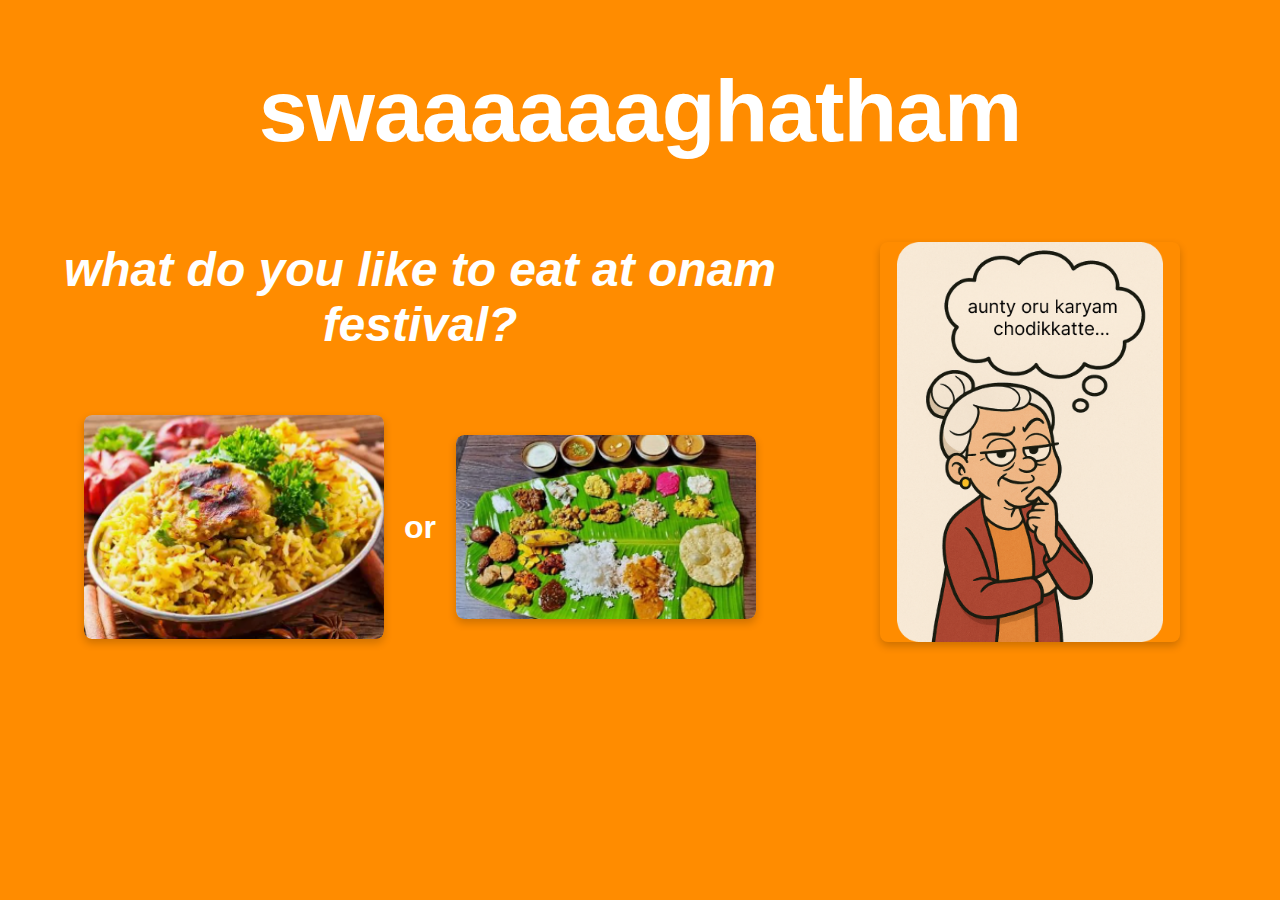
<file: index.html>
<!DOCTYPE html>
<html lang="en">
<head>
    <meta charset="UTF-8">
    <meta name="viewport" content="width=device-width, initial-scale=1.0">
    <title>Onam Festival Page</title>
    <link rel="stylesheet" href="style.css">
</head>
<body>
    <div class="container">
        <!-- Section A: Main Heading -->
        <header class="section-a">
            <h1>swaaaaaaghatham</h1>
        </header>

        <!-- Below A: Vertically divided into B and C -->
        <main class="main-content">
            <!-- Section B: Left part (D and E) -->
            <section class="section-b">
                <!-- Section D: Question -->
                <div class="section-d">
                    <h2>what do you like to eat at onam festival?</h2>
                </div>

                <!-- Section E: Biryani, or, Sadhya -->
                <div class="section-e">
                    <!-- Biryani Button -->
                    <a href="biryani.html" class="button-link">
                        <img src="Biryani.png" alt="Biryani picture as button">
                    </a>

                    <!-- "or" text -->
                    <span class="or-text">or</span>

                    <!-- Sadhya Button -->
                    <a href="onasadhya.html" class="button-link">
                        <img src="sadhya.png" alt="Sadhya picture as button">
                    </a>
                </div>
            </section>

            <!-- Section C: Aunty Image Button -->
            <aside class="section-c">
                <a href="Aunty.html" class="button-link">
                    <img src="Aunty.png" alt="Aunty oru karyam chodikkate picture as button">
                </a>
            </aside>
        </main>
    </div>
</body>
</html>
</file>
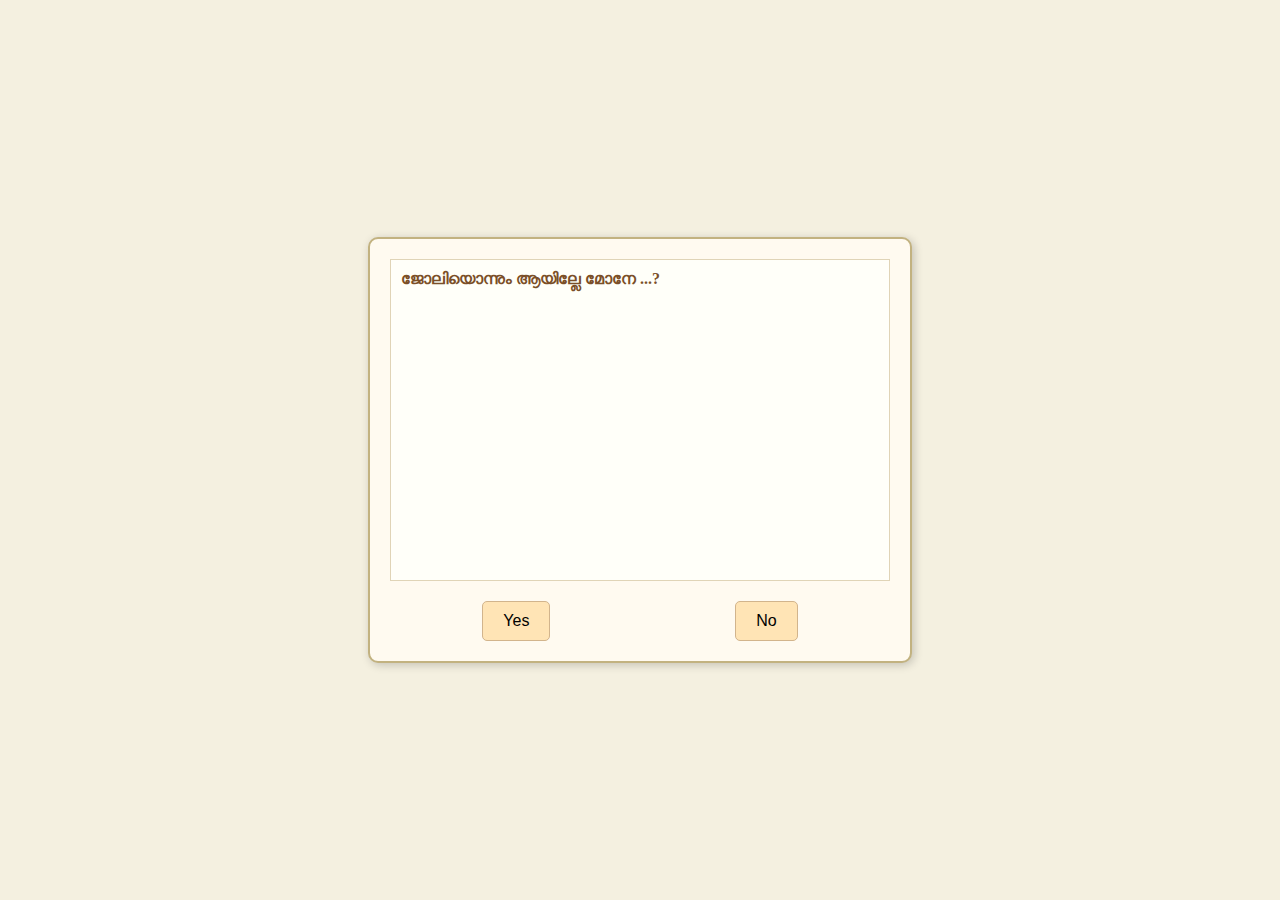
<file: Aunty.html>
<!DOCTYPE html>
<html lang="en">
<head>
  <meta charset="UTF-8">
  <title>Chat with Ammachi</title>
  <style>
    body {
      background-color: #f4f0e0;
      font-family: 'Noto Serif Malayalam', serif;
      display: flex;
      justify-content: center;
      align-items: center;
      height: 100vh;
      margin: 0;
    }
    #chat-container {
      background-color: #fffaf0;
      border: 2px solid #c2b280;
      border-radius: 10px;
      width: 500px;
      padding: 20px;
      box-shadow: 2px 2px 10px rgba(0,0,0,0.2);
    }
    #chat-box {
      height: 300px;
      overflow-y: auto;
      border: 1px solid #e0d4b7;
      padding: 10px;
      margin-bottom: 20px;
      background-color: #fffff9;
    }
    .message {
      margin-bottom: 10px;
    }
    .ammachi {
      color: #7b4f28;
      font-weight: bold;
    }
    .user {
      color: #004d40;
      margin-left: 20px;
    }
    #buttons {
      display: flex;
      justify-content: space-around;
    }
    button {
      font-size: 16px;
      padding: 10px 20px;
      background-color: #ffe4b5;
      border: 1px solid #d2b48c;
      cursor: pointer;
      border-radius: 5px;
    }
    button:hover {
      background-color: #ffdead;
    }
  </style>
</head>
<body>
  <div id="chat-container">
    <div id="chat-box">
      <div class="message ammachi">ജോലിയൊന്നും ആയില്ലേ മോനേ ...?</div>
    </div>
    <div id="buttons">
      <button onclick="handleResponse('yes')">Yes</button>
      <button onclick="handleResponse('no')">No</button>
    </div>
  </div>

  <script>
    const dialogue = [
      { question: "ജോലിയൊന്നും ആയില്ലേ മോനേ...", yes: "പിന്നെ വീട്ടിൽ നിന്ന് എന്താ തല്ല്...", no: "അതെങ്ങനെയാ, പഠിക്കാൻ വിട്ടപ്പോൾ മര്യാദക്ക് പഠിക്കണമായിരുന്നു..!"},
      { question: "കല്യാണം ഒന്നും ആയില്ലേ മോനെ..?", yes: "ഓഹോ അതുശരി ...", no: "അത് ശെരിക്കും കാര്യം ആയില്ല..എൻെറ കാലത്തൊക്കെ  20 വയസ്സിന് കല്യാണം ആയി..." },
      { question: "കുട്ടിയും ഇല്ല ഒരു പ്ലാൻ ഉം ഇല്ല അല്ലേ..?", yes: "കാലം പോയൊരു പോക്കേ..!", no: "നിന്റെ അപ്പന്റെ മുത്തശ്ശൻ  ഒന്നും ഇത്രയും  കാത്തിരുന്നില്ല..!" },
      { question: "തോട്ടം ഒക്കെ നോക്കാറുണ്ടല്ലോ അല്ലേ..?", yes: "വളരേ നന്നായി...എന്നാൽ മുത്തശ്ശി വരുമ്പോൾ ചക്കക്കുരു കറി ഉണ്ടാക്കിക്കോ..!", no: "നിന്റെ പ്രായത്തിൽ ഞാൻ ഒക്കെ സ്വന്തമായി എല്ലാം ഉണ്ടാക്കുമായിരുന്നു..." },
      { question: "നിന്റെ കയ്യിൽ ക്യാഷ് ഒക്കെ ഉണ്ടല്ലോ..?", yes: "അത് കേൾക്കുമ്പോ ഞാൻ സ്വർഗത്തിൽ എത്തിയ പോലെ തോന്നുന്നു ..!", no: "ഇവിടെ കാലം പോകുന്നതുപോലെ ക്യാഷും പോകുന്നു ,പോയി വല്ല പണിക്കും പോ മോനേ..!" },
    ];

    let index = 0;

    function handleResponse(response) {
      const chatBox = document.getElementById('chat-box');
      const userReply = document.createElement('div');
      userReply.className = 'message user';
      userReply.innerText = response === 'yes' ? 'Yes' : 'No';
      chatBox.appendChild(userReply);

      const ammachiReply = document.createElement('div');
      ammachiReply.className = 'message ammachi';
      ammachiReply.innerText = dialogue[index][response];
      chatBox.appendChild(ammachiReply);

      index++;
      if (index < dialogue.length) {
        const nextQuestion = document.createElement('div');
        nextQuestion.className = 'message ammachi';
        nextQuestion.innerText = dialogue[index].question;
        chatBox.appendChild(nextQuestion);
      } else {
        const endMessage = document.createElement('div');
        endMessage.className = 'message ammachi';
        endMessage.innerText = "എന്നാൽ ശരി... ഞാൻ വീട്ടിൽ പോയിട്ട് വരട്ടെ..!";
        chatBox.appendChild(endMessage);
        document.getElementById('buttons').style.display = 'none';
      }

      chatBox.scrollTop = chatBox.scrollHeight;
    }
  </script>
</body>
</html>
</file>
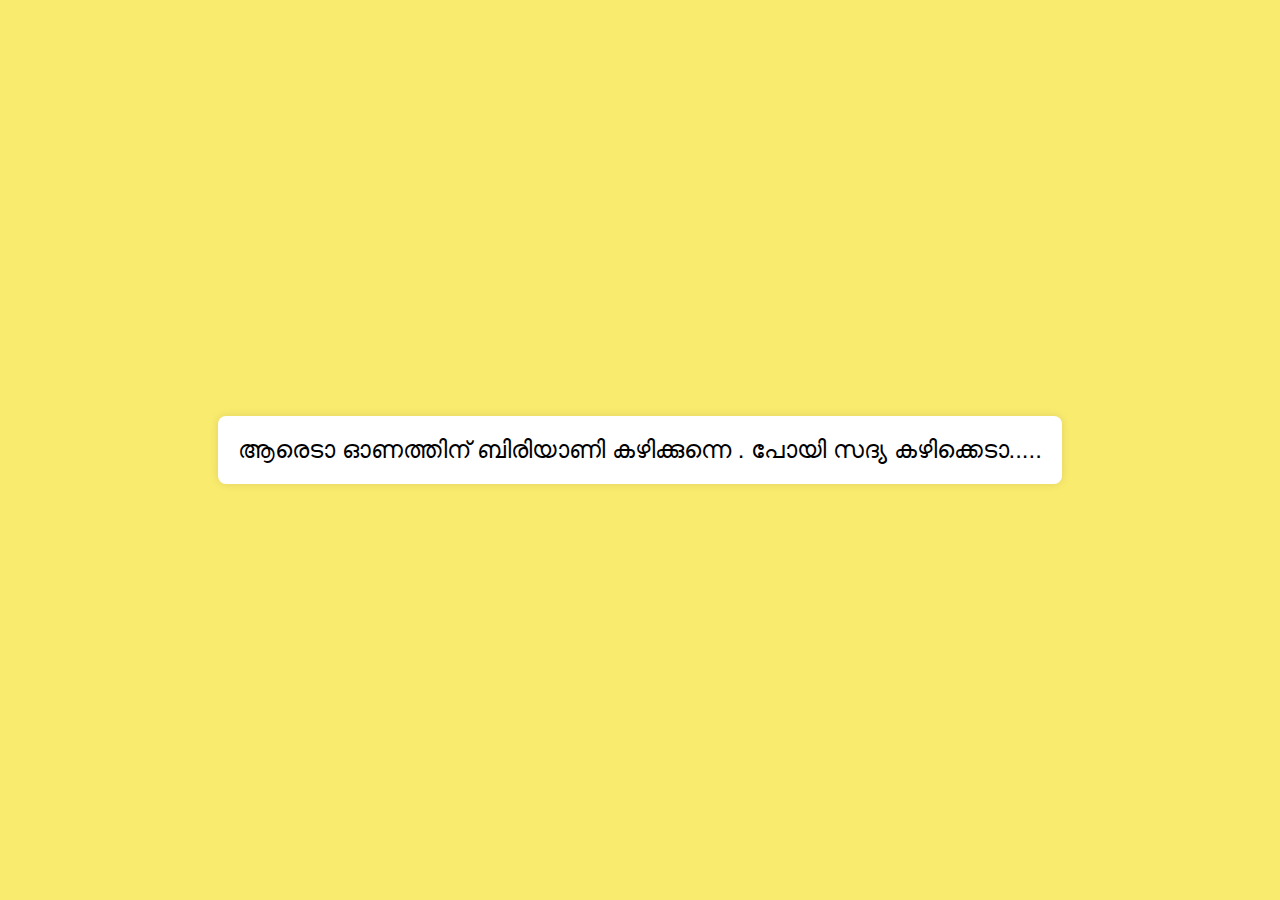
<file: biryani.html>
<!DOCTYPE html>
<html>
  <head>
    <title>Onam Sadya Warning</title>
    <style>
      body {
        margin: 0;
        height: 100vh;
        overflow: hidden;
        display: flex;
        justify-content: center;
        align-items: center;
        background-color: #f9eb6d;
        font-family: 'Noto Sans Malayalam', sans-serif;
        position: relative;
      }

      .message {
        font-size: 24px;
        padding: 20px;
        border-radius: 8px;
        background-color: white;
        box-shadow: 0 0 10px rgba(0,0,0,0.1);
        z-index: 10;
        position: absolute;
        text-align: center;
        max-width: 90%;
      }

      .sadya-img {
        position: absolute;
        width: 200px;
        border-radius: 10px;
        box-shadow: 0 4px 8px rgba(0,0,0,0.2);
        pointer-events: none;
        animation: float 2s linear forwards;
      }

      @keyframes float {
        from { transform: translateY(0); opacity: 1; }
        to   { transform: translateY(100vh); opacity: 0; }
      }
    </style>
  </head>
  <body>
    <div class="message" id="msg">
      ആരെടാ ഓണത്തിന് ബിരിയാണി കഴിക്കുന്നെ . പോയി സദ്യ കഴിക്കെടാ.....
    </div>

    <script>
      // Start image spam after 1 second, but keep the message visible
      setTimeout(() => {
        const sadyaImgUrl = 'sadhya.png';

        setInterval(() => {
          const img = document.createElement('img');
          img.src = sadyaImgUrl;
          img.className = 'sadya-img';

          img.style.left = Math.random() * (window.innerWidth - 120) + 'px';
          img.style.top = '-150px';

          document.body.appendChild(img);

          setTimeout(() => img.remove(), 5000);
        }, 100); // per second
      }, 1000); // Delay before spam starts
    </script>
  </body>
</html>
</file>
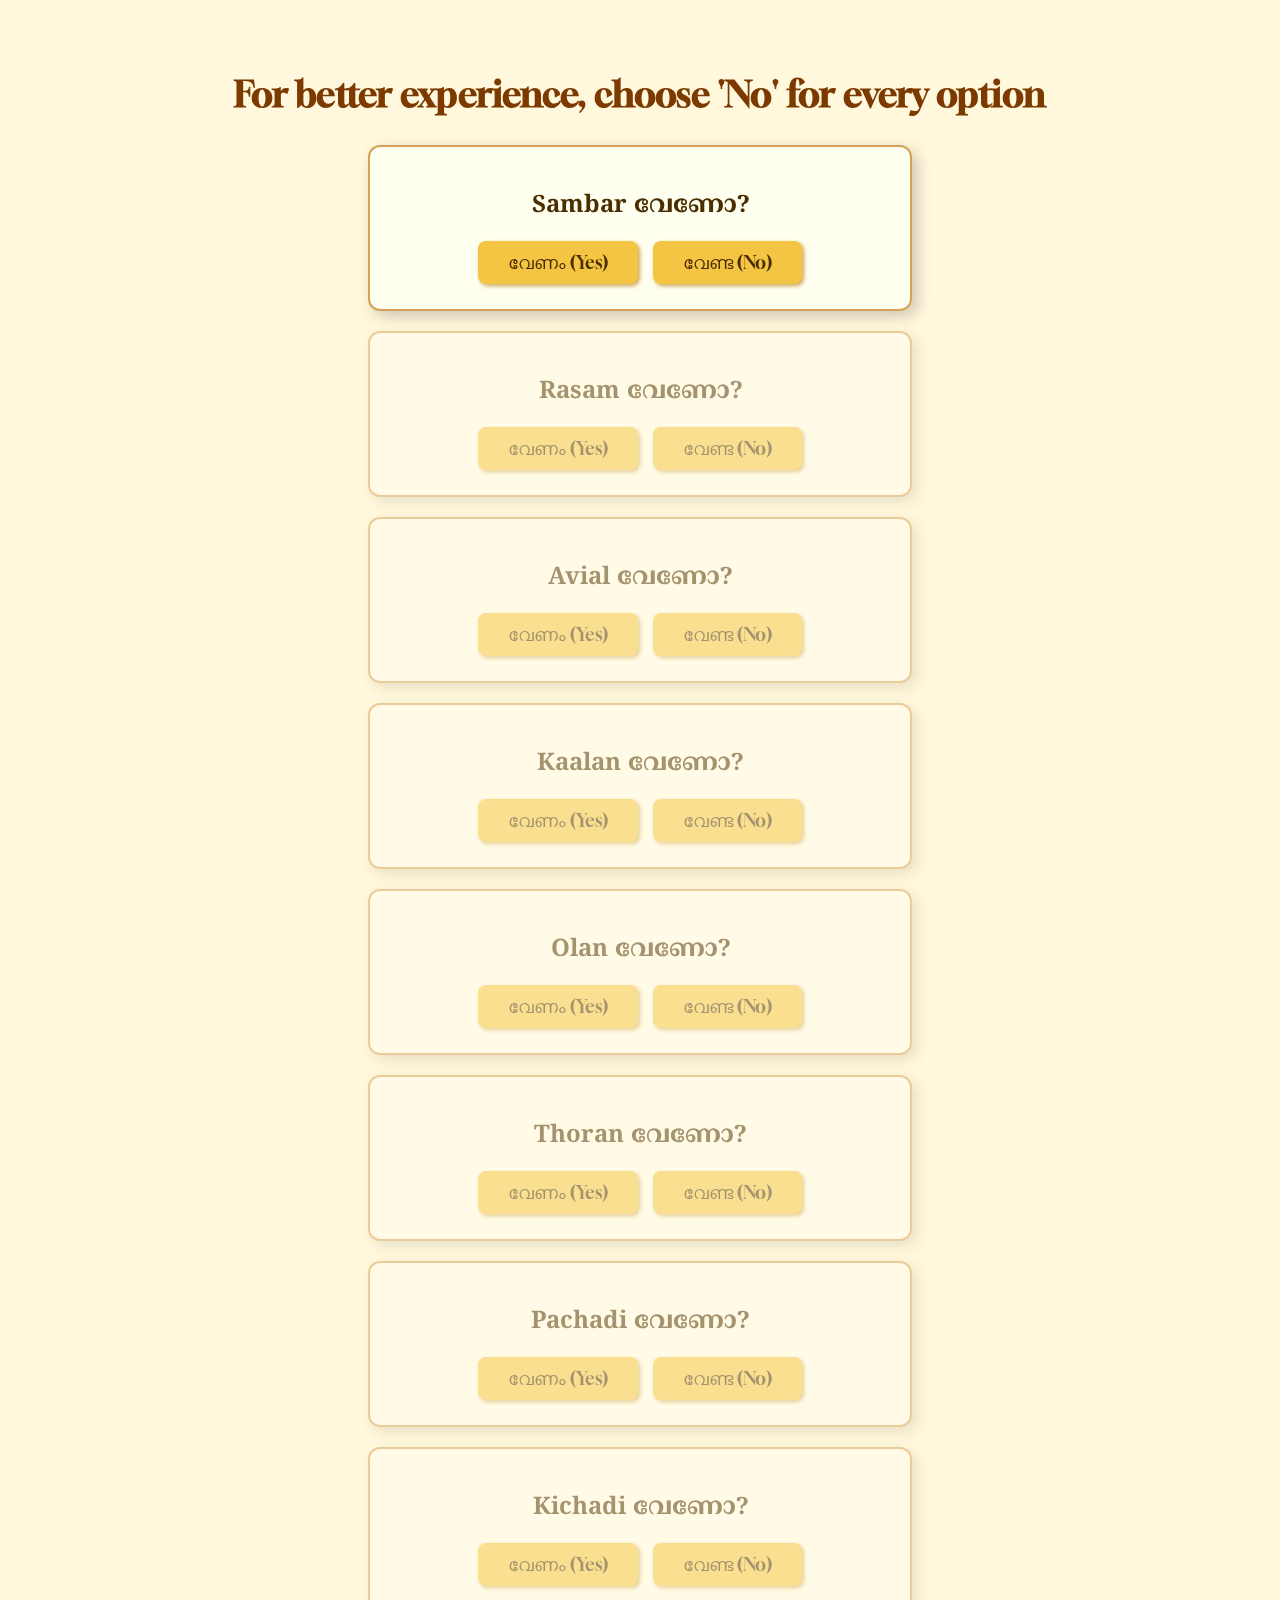
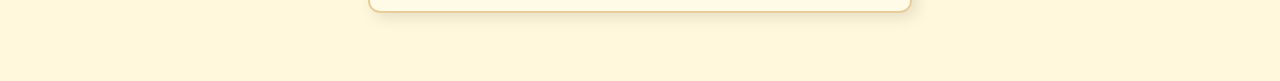
<file: onasadhya.html>
<!DOCTYPE html>
<html lang="en">
<head>
  <meta charset="UTF-8">
  <title>Onam Sadhya Selection</title>
  <link href="https://fonts.googleapis.com/css2?family=Noto+Serif+Malayalam&family=Gloock&display=swap" rel="stylesheet">
  <style>
    body {
      font-family: 'Noto Serif Malayalam', serif;
      background: #fff8dc;
      padding: 40px;
      text-align: center;
      color: #4b2e00;
      overflow-x: hidden;
    }

    body::before {
      content: "";
      position: fixed;
      top: 0;
      left: 0;
      height: 100%;
      width: 100%;
      background-image: url('https://upload.wikimedia.org/wikipedia/commons/3/33/Onam_pookkalam.jpg'), url('https://upload.wikimedia.org/wikipedia/commons/1/12/Onam_Sadhya.jpg');
      background-size: 45% auto, cover;
      background-position: left bottom, center;
      background-repeat: no-repeat;
      background-attachment: fixed;
      filter: brightness(0.7);
      z-index: -2;
      animation: bgPulse 10s infinite ease-in-out;
    }

    @keyframes bgPulse {
      0%, 100% { filter: brightness(0.7); }
      50% { filter: brightness(1); }
    }

    h1 {
      font-family: 'Gloock', serif;
      font-size: 36px;
      margin-bottom: 30px;
      color: #7c3a00;
      text-shadow: 1px 1px #fff8dc;
    }

    .curry-item {
      background: rgba(255, 255, 240, 0.95);
      border: 2px solid #d4a055;
      border-radius: 12px;
      padding: 20px;
      margin: 20px auto;
      width: 80%;
      max-width: 500px;
      box-shadow: 5px 5px 15px rgba(0, 0, 0, 0.2);
      animation: fadeIn 1s ease;
    }

    .curry-item.disabled {
      pointer-events: none;
      opacity: 0.5;
    }

    h3 {
      font-size: 24px;
      margin-bottom: 15px;
    }

    .scold {
      color: #c00000;
      font-weight: bold;
      display: none;
      margin-top: 12px;
    }

    button {
      margin: 5px;
      padding: 10px 30px;
      font-size: 18px;
      font-family: 'Gloock', serif;
      background-color: #f4c542;
      border: none;
      border-radius: 8px;
      color: #4b2e00;
      transition: transform 0.2s ease, background-color 0.2s ease;
      box-shadow: 2px 2px 4px #cba656;
    }

    button:hover {
      background-color: #e3af1c;
      transform: scale(1.05);
    }

    #rice-section {
      background: rgba(255, 255, 240, 0.95);
      border: 2px solid #d4a055;
      border-radius: 12px;
      padding: 30px;
      margin-top: 40px;
      width: 80%;
      max-width: 600px;
      margin-left: auto;
      margin-right: auto;
      box-shadow: 5px 5px 15px rgba(0, 0, 0, 0.2);
      animation: fadeIn 1s ease;
    }

    video {
      margin-top: 30px;
      width: 80%;
      max-width: 600px;
      display: none;
      border: 3px solid #d4a055;
      border-radius: 12px;
      box-shadow: 0 0 15px rgba(0, 0, 0, 0.3);
    }

    @keyframes fadeIn {
      from { opacity: 0; transform: translateY(30px); }
      to { opacity: 1; transform: translateY(0); }
    }
  </style>
  <video id="rice-video" controls style="display:none;">
  <source id="video-source" src="" type="video/mp4">
</video>
<script>
function playRiceVideo(level) {
  const video = document.getElementById('rice-video');
  const source = document.getElementById('video-source');

  if (level === 'low') {
    source.src = 'kurch_rice.mp4'; // replace with real link or path
  } else if (level === 'medium') {
    source.src = 'kurch_koodi_rice.mp4';
  } else if (level === 'high') {
    source.src = 'kurch_kooduthal_rice.mp4';
  }

  video.load();
  video.style.display = 'block';
  video.play();
}
</script>


</head>
<body>
  <h1>For better experience, choose 'No' for every option </h1>

  <div id="curry-container">
    <div class="curry-item" data-index="0">
      <h3>Sambar വേണോ?</h3>
      <button onclick="handleYes(this)">വേണം (Yes)</button>
      <button onclick="handleNo(this)">വേണ്ട (No)</button>
      <div class="scold">മറയാത്തേക്കു  സാംബാർ കഴിക്കട നായെ </div>
    </div>
    <div class="curry-item disabled" data-index="1">
      <h3>Rasam വേണോ?</h3>
      <button onclick="handleYes(this)">വേണം (Yes)</button>
      <button onclick="handleNo(this)">വേണ്ട (No)</button>
      <div class="scold">എടാ തെണ്ടി രസം ഇല്ലാണ്ടെ എങ്ങനെയാടാ സധ്യ കഴിക്കുന്നേ </div>
    </div>
    <div class="curry-item disabled" data-index="2">
      <h3>Avial വേണോ?</h3>
      <button onclick="handleYes(this)">വേണം (Yes)</button>
      <button onclick="handleNo(this)">വേണ്ട (No)</button>
      <div class="scold">എടാ നാണo ഇല്ലാത്ത കഴുത  മരിയതെക്കു കഴിച്ചൊ   </div>
    </div>
    <div class="curry-item disabled" data-index="3">
      <h3>Kaalan വേണോ?</h3>
      <button onclick="handleYes(this)">വേണം (Yes)</button>
      <button onclick="handleNo(this)">വേണ്ട (No)</button>
      <div class="scold"> പോയി ചാവ് </div>
    </div>
    <div class="curry-item disabled" data-index="4">
      <h3>Olan വേണോ?</h3>
      <button onclick="handleYes(this)">വേണം (Yes)</button>
      <button onclick="handleNo(this)">വേണ്ട (No)</button>
      <div class="scold">നാണകേട് തന്നെ </div>
    </div>
    <div class="curry-item disabled" data-index="5">
      <h3>Thoran വേണോ?</h3>
      <button onclick="handleYes(this)">വേണം (Yes)</button>
      <button onclick="handleNo(this)">വേണ്ട (No)</button>
      <div class="scold">തോരൻ കൂട്ടാത്ത പട്ടി ,കൂട്ടിക്കൊ മരിയത്തേക്ക് </div>
    </div>
    <div class="curry-item disabled" data-index="6">
      <h3>Pachadi വേണോ?</h3>
      <button onclick="handleYes(this)">വേണം (Yes)</button>
      <button onclick="handleNo(this)">വേണ്ട (No)</button>
      <div class="scold">പച്ചടി ഇല്ലാണ്ടെ എനഗ്നെയാടാ നീ സധ്യ കഴിക്കുന്നേ </div>
    </div>
    <div class="curry-item disabled" data-index="7">
      <h3>Kichadi വേണോ?</h3>
      <button onclick="handleYes(this)">വേണം (Yes)</button>
      <button onclick="handleNo(this)">വേണ്ട (No)</button>
      <div class="scold">എടാ ഇറങ്ങി പോടാ </div>
    </div>
  </div>

  <div id="rice-section" style="display:none;">
    <h2>അവസാനം എത്ര  ചോറ് വേണം </h2>
    <button onclick="playRiceVideo('low')">കുറച്ചു ചോറ് </button>
    <button onclick="playRiceVideo('medium')">കുറച്ചു കൂടി  ചോറ് </button>
    <button onclick="playRiceVideo('high')">കുറച്ചു കൂടുതൽ  ചോറ് </button>
  </div>

  <video id="rice-video" controls>
    <source id="video-source" src="" type="video/mp4">
    Your browser does not support the video tag.
  </video>

  <script>
    function handleYes(button) {
      const currentItem = button.closest('.curry-item');
      currentItem.classList.add('disabled');
      const nextIndex = parseInt(currentItem.dataset.index) + 1;
      const nextItem = document.querySelector(`.curry-item[data-index="${nextIndex}"]`);
      if (nextItem) {
        nextItem.classList.remove('disabled');
        nextItem.scrollIntoView({ behavior: 'smooth', block: 'center' });
      } else {
        document.getElementById('rice-section').style.display = 'block';
        document.getElementById('rice-section').scrollIntoView({ behavior: 'smooth' });
      }
    }

    function handleNo(button) {
      const item = button.closest('.curry-item');
      const scold = item.querySelector('.scold');
      scold.style.display = 'block';
    }

    function playRiceVideo(level) {
      const video = document.getElementById('rice-video');
      const source = document.getElementById('video-source');

      if (level === 'low') {
        source.src = 'kurchchorr.mp4';
      } else if (level === 'medium') {
        source.src = 'kurchkoodichor.mp4';
      } else if (level === 'high') {
        source.src = 'kurchkooduthalchor.mp4';
      }

      video.load();
      video.style.display = 'block';
      video.scrollIntoView({ behavior: 'smooth' });
      video.play();
    }
  </script>
</body>
</html>
</file>
<file: style.css>
body {
  margin: 0;
  font-family: sans-serif;
  background-color: #ff8c00; /* Orange background */
  display: flex;
  justify-content: center;
  align-items: flex-start; /* Align to top */
  min-height: 100vh;
  padding: 20px; /* Add some padding around the whole page */
  box-sizing: border-box;
}

.container {
  display: flex;
  flex-direction: column;
  width: 100%;
  max-width: 1200px; /* Max width for the content */
  gap: 20px; /* Space between sections A and main-content */
}

/* Section A: Main Heading */
.section-a {
  display: flex;
  justify-content: center;
  align-items: center;
  padding: 40px 20px;
  text-align: center;
}

.section-a h1 {
  color: white;
  font-size: 3em; /* Large font size */
  font-weight: bold;
  letter-spacing: -1px;
  margin: 0;
}

/* Main Content: Below A, vertically divided into B and C */
.main-content {
  display: flex;
  flex-direction: column; /* Default to column for smaller screens */
  gap: 20px; /* Space between B and C */
  flex-grow: 1;
}

/* Section B: Left part (D and E) */
.section-b {
  display: flex;
  flex-direction: column;
  gap: 20px; /* Space between D and E */
  flex-grow: 1;
}

/* Section D: Question */
.section-d {
  display: flex;
  justify-content: center;
  align-items: center;
  padding: 20px;
  text-align: center;
}

.section-d h2 {
  color: white;
  font-size: 1.8em; /* Smaller than H1 */
  font-weight: bold;
  font-style: italic;
  margin: 0;
}

/* Section E: Biryani, or, Sadhya */
.section-e {
  display: flex;
  flex-direction: column; /* Default to column for smaller screens */
  justify-content: center;
  align-items: center;
  gap: 20px; /* Space between items in E */
  flex-grow: 1;
}

.or-text {
  color: white;
  font-size: 1.5em;
  font-weight: bold;
}

/* Section C: Aunty Image Button */
.section-c {
  display: flex;
  justify-content: center;
  align-items: center;
  padding: 20px;
}

.button-link {
  display: block; /* Make the link a block to contain the image */
  border-radius: 8px;
  overflow: hidden;
  box-shadow: 0 4px 8px rgba(0, 0, 0, 0.2);
  transition: transform 0.3s ease-in-out;
  max-width: 300px; /* Max width for image buttons */
  width: 100%; /* Ensure it takes full width up to max-width */
}

.button-link:hover {
  transform: scale(1.05);
}

.button-link img {
  display: block;
  width: 100%;
  height: auto;
  object-fit: cover; /* Ensure images cover their area */
  border-radius: 8px; /* Match parent border-radius */
}

/* Specific height for aunty image to match visual */
.section-c .button-link img {
  max-height: 400px; /* Adjust as needed for visual balance */
  object-fit: contain; /* Ensure aunty image is fully visible */
}

/* Responsive adjustments */
@media (min-width: 768px) {
  .section-a h1 {
    font-size: 4.5em; /* Larger on medium screens */
  }
  .section-d h2 {
    font-size: 2.5em; /* Larger on medium screens */
  }
  .section-e {
    flex-direction: row; /* Horizontal for medium screens */
  }
  .or-text {
    font-size: 2em;
  }
}

@media (min-width: 1024px) {
  .section-a h1 {
    font-size: 5.5em; /* Even larger on large screens */
  }
  .section-d h2 {
    font-size: 3em; /* Even larger on large screens */
  }
  .main-content {
    flex-direction: row; /* Horizontal for large screens */
  }
  .section-b {
    flex: 2; /* B takes more space than C */
  }
  .section-c {
    flex: 1; /* C takes less space */
  }
}
</file>
